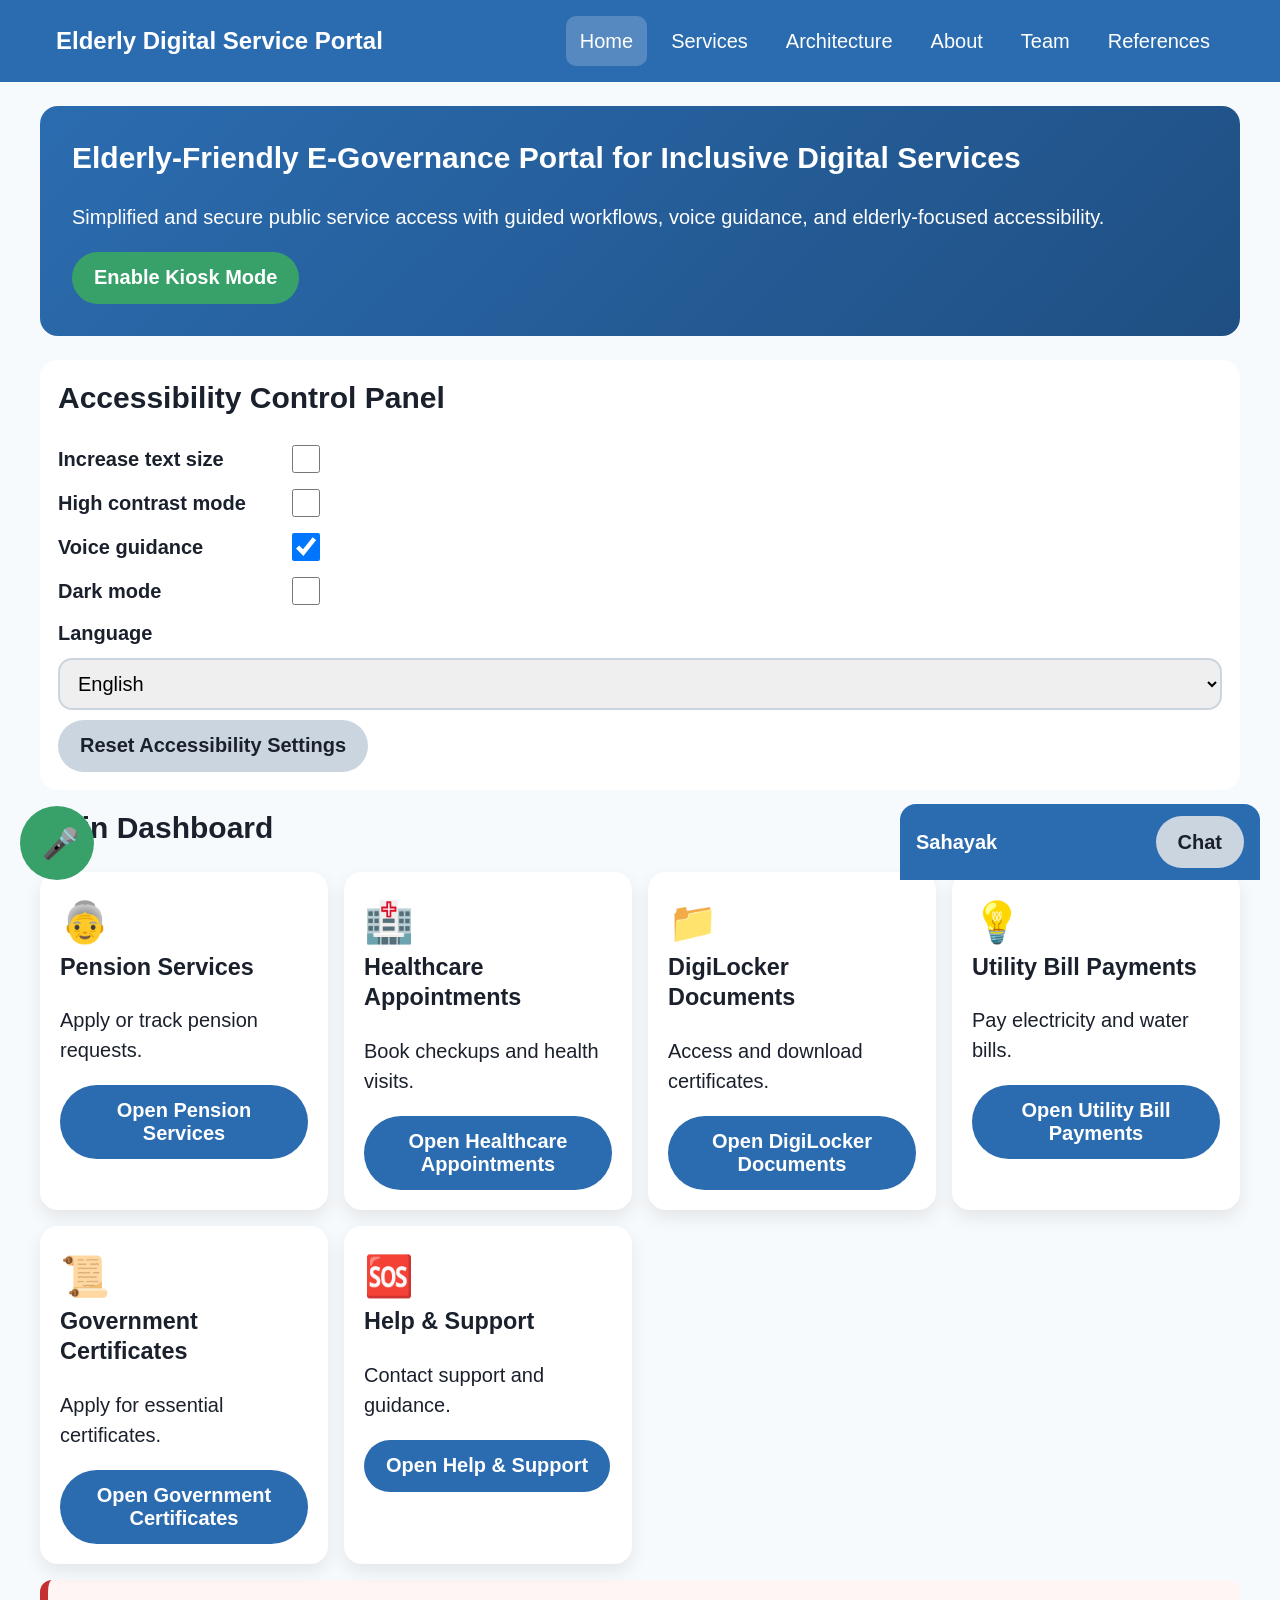
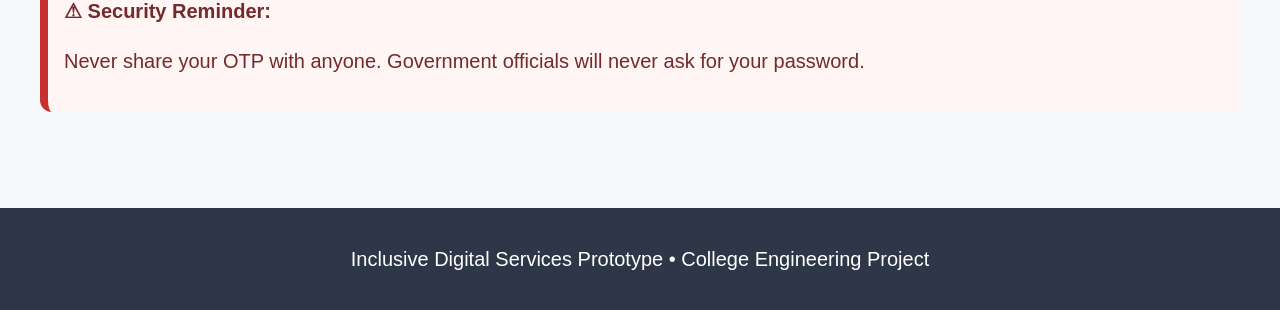
<file: index.html>
<!DOCTYPE html>
<html lang="en">
  <head>
    <meta charset="UTF-8" />
    <meta name="viewport" content="width=device-width, initial-scale=1.0" />
    <title>Elderly-Friendly E-Governance Portal</title>
    <link rel="stylesheet" href="css/style.css" />
  </head>
  <body>
    <a class="skip-link" href="#main-content">Skip to main content</a>
    <header>
      <div class="topbar">
        <div class="logo">Elderly Digital Service Portal</div>
        <nav aria-label="Main Navigation">
          <ul>
            <li><a href="index.html" class="active-link">Home</a></li>
            <li><a href="pages/services.html">Services</a></li>
            <li><a href="pages/system.html">Architecture</a></li>
            <li><a href="pages/about.html">About</a></li>
            <li><a href="pages/team.html">Team</a></li>
            <li><a href="pages/references.html">References</a></li>
          </ul>
        </nav>
      </div>
    </header>

    <main id="main-content" class="container">
      <section class="hero">
        <h1>Elderly-Friendly E-Governance Portal for Inclusive Digital Services</h1>
        <p>Simplified and secure public service access with guided workflows, voice guidance, and elderly-focused accessibility.</p>
        <button class="btn btn-accent" id="kioskToggle">Enable Kiosk Mode</button>
      </section>

      <section class="controls-panel" aria-labelledby="accessibility-title">
        <h2 id="accessibility-title">Accessibility Control Panel</h2>
        <div class="control-row"><label for="toggleTextSize">Increase text size</label><input type="checkbox" id="toggleTextSize" /></div>
        <div class="control-row"><label for="toggleContrast">High contrast mode</label><input type="checkbox" id="toggleContrast" /></div>
        <div class="control-row"><label for="toggleVoice">Voice guidance</label><input type="checkbox" id="toggleVoice" checked /></div>
        <div class="control-row"><label for="toggleDark">Dark mode</label><input type="checkbox" id="toggleDark" /></div>
        <div class="control-row">
          <label for="languageSelector">Language</label>
          <select id="languageSelector">
            <option value="en">English</option>
            <option value="hi">Hindi (Placeholder)</option>
          </select>
        </div>
        <button class="btn btn-muted" id="resetAccessibility">Reset Accessibility Settings</button>
      </section>

      <section>
        <h2>Main Dashboard</h2>
        <div class="grid" id="dashboardGrid"></div>
      </section>

      <section id="workflowPanel" class="workflow card" aria-live="polite">
        <h2 id="workflowTitle">Service Workflow</h2>
        <p id="workflowStepLabel"></p>
        <div class="progress"><div class="progress-bar" id="workflowProgress"></div></div>
        <div id="workflowContent"></div>
        <div style="display:flex; gap:10px; flex-wrap:wrap; margin-top:10px;">
          <button class="btn btn-primary" id="nextStepBtn">Next Step</button>
          <button class="btn btn-muted" id="cancelWorkflowBtn">Cancel</button>
        </div>
      </section>

      <section class="alert">
        <strong>⚠ Security Reminder:</strong>
        <p>Never share your OTP with anyone. Government officials will never ask for your password.</p>
      </section>
    </main>

    <div class="voice-fab"><button id="voiceCommandBtn" aria-label="Start voice command">🎤</button></div>

    <aside class="chatbot" aria-label="Sahayak Chatbot">
      <div class="chatbot-header">
        <strong>Sahayak</strong>
        <button id="chatToggle" class="btn btn-muted">Chat</button>
      </div>
      <div class="chatbot-body" id="chatBody">
        <div class="messages" id="chatMessages"></div>
        <div class="chatbot-input">
          <input id="chatInput" type="text" placeholder="Ask Sahayak for help..." />
          <button class="btn btn-primary" id="chatSend">Send</button>
        </div>
      </div>
    </aside>

    <footer><p>Inclusive Digital Services Prototype • College Engineering Project</p></footer>

    <script src="js/script.js"></script>
    <script src="js/accessibility.js"></script>
    <script src="js/security.js"></script>
    <script src="js/voice.js"></script>
    <script src="js/chatbot.js"></script>
  </body>
</html>
</file>
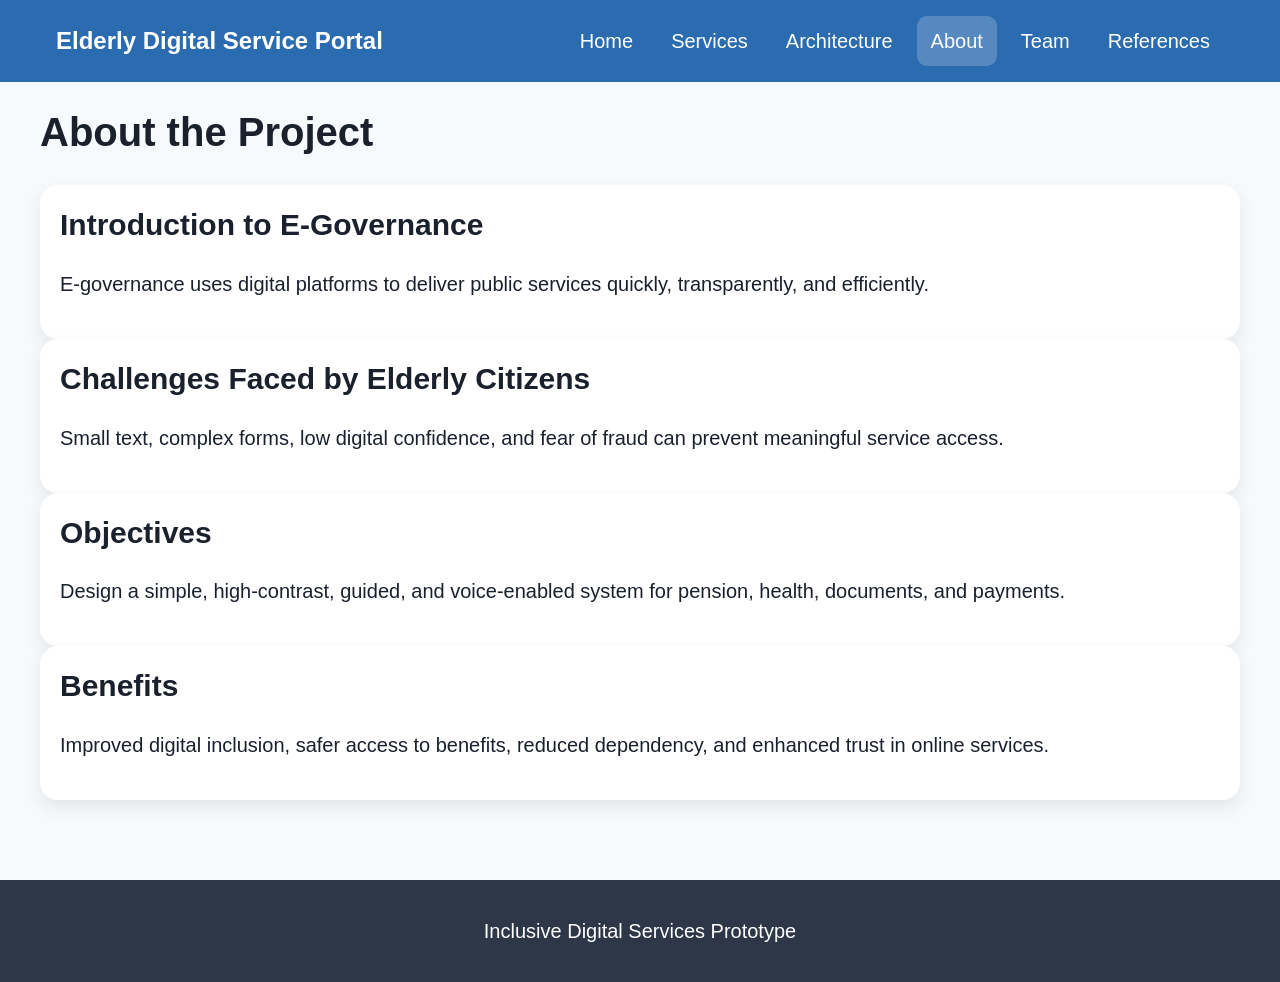
<file: pages/about.html>
<!DOCTYPE html>
<html lang="en">
<head>
  <meta charset="UTF-8" />
  <meta name="viewport" content="width=device-width, initial-scale=1.0" />
  <title>About - Elderly Portal</title>
  <link rel="stylesheet" href="../css/style.css" />
</head>
<body>
<header><div class="topbar"><div class="logo">Elderly Digital Service Portal</div><nav><ul>
<li><a href="../index.html">Home</a></li><li><a href="services.html">Services</a></li><li><a href="system.html">Architecture</a></li><li><a href="about.html" class="active-link">About</a></li><li><a href="team.html">Team</a></li><li><a href="references.html">References</a></li>
</ul></nav></div></header>
<main class="container">
  <h1>About the Project</h1>
  <div class="card"><h2>Introduction to E-Governance</h2><p>E-governance uses digital platforms to deliver public services quickly, transparently, and efficiently.</p></div>
  <div class="card"><h2>Challenges Faced by Elderly Citizens</h2><p>Small text, complex forms, low digital confidence, and fear of fraud can prevent meaningful service access.</p></div>
  <div class="card"><h2>Objectives</h2><p>Design a simple, high-contrast, guided, and voice-enabled system for pension, health, documents, and payments.</p></div>
  <div class="card"><h2>Benefits</h2><p>Improved digital inclusion, safer access to benefits, reduced dependency, and enhanced trust in online services.</p></div>
</main>
<footer><p>Inclusive Digital Services Prototype</p></footer>
</body>
</html>
</file>
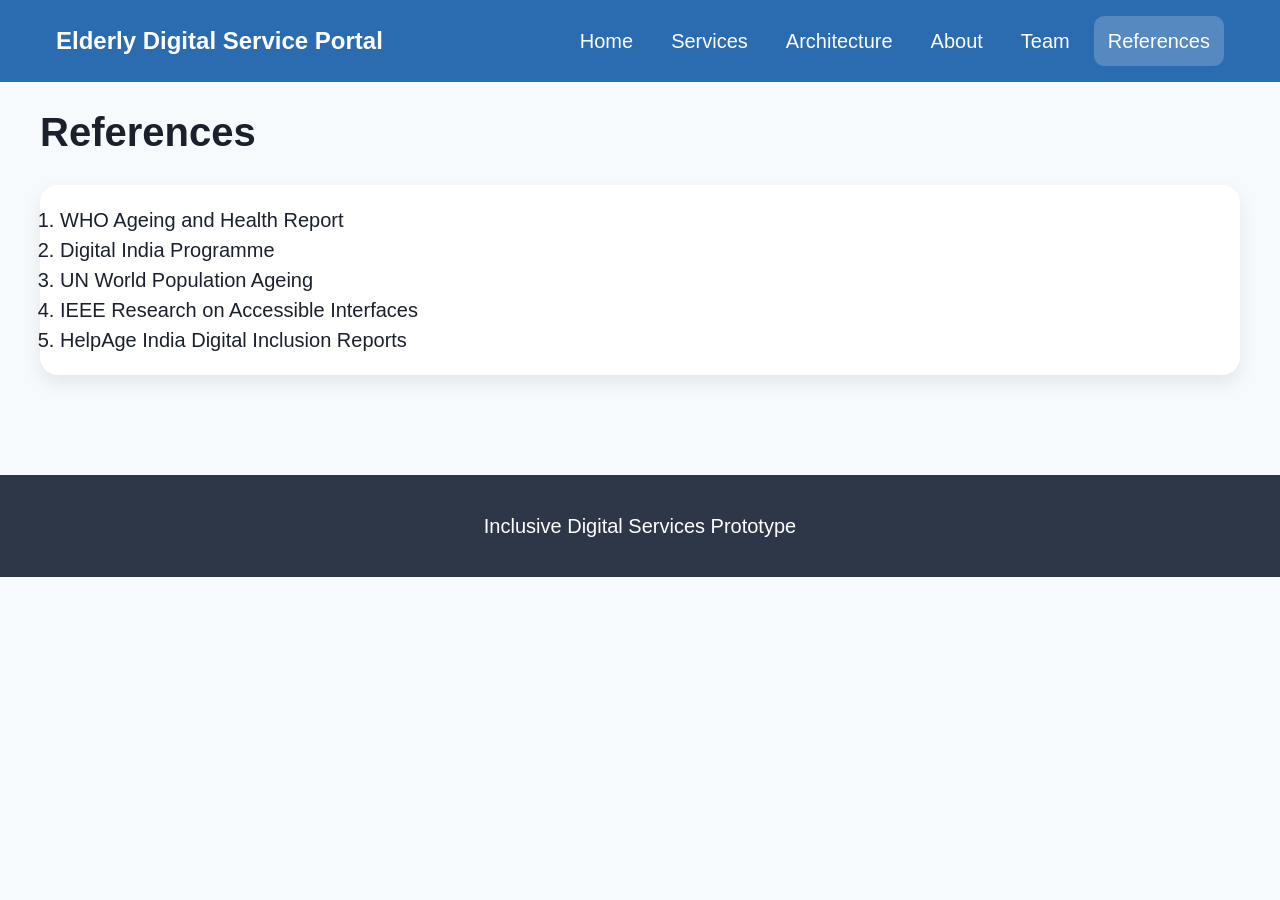
<file: pages/references.html>
<!DOCTYPE html>
<html lang="en">
<head>
  <meta charset="UTF-8" />
  <meta name="viewport" content="width=device-width, initial-scale=1.0" />
  <title>References - Elderly Portal</title>
  <link rel="stylesheet" href="../css/style.css" />
</head>
<body>
<header><div class="topbar"><div class="logo">Elderly Digital Service Portal</div><nav><ul>
<li><a href="../index.html">Home</a></li><li><a href="services.html">Services</a></li><li><a href="system.html">Architecture</a></li><li><a href="about.html">About</a></li><li><a href="team.html">Team</a></li><li><a href="references.html" class="active-link">References</a></li>
</ul></nav></div></header>
<main class="container">
  <h1>References</h1>
  <ol class="card">
    <li>WHO Ageing and Health Report</li>
    <li>Digital India Programme</li>
    <li>UN World Population Ageing</li>
    <li>IEEE Research on Accessible Interfaces</li>
    <li>HelpAge India Digital Inclusion Reports</li>
  </ol>
</main>
<footer><p>Inclusive Digital Services Prototype</p></footer>
</body>
</html>
</file>
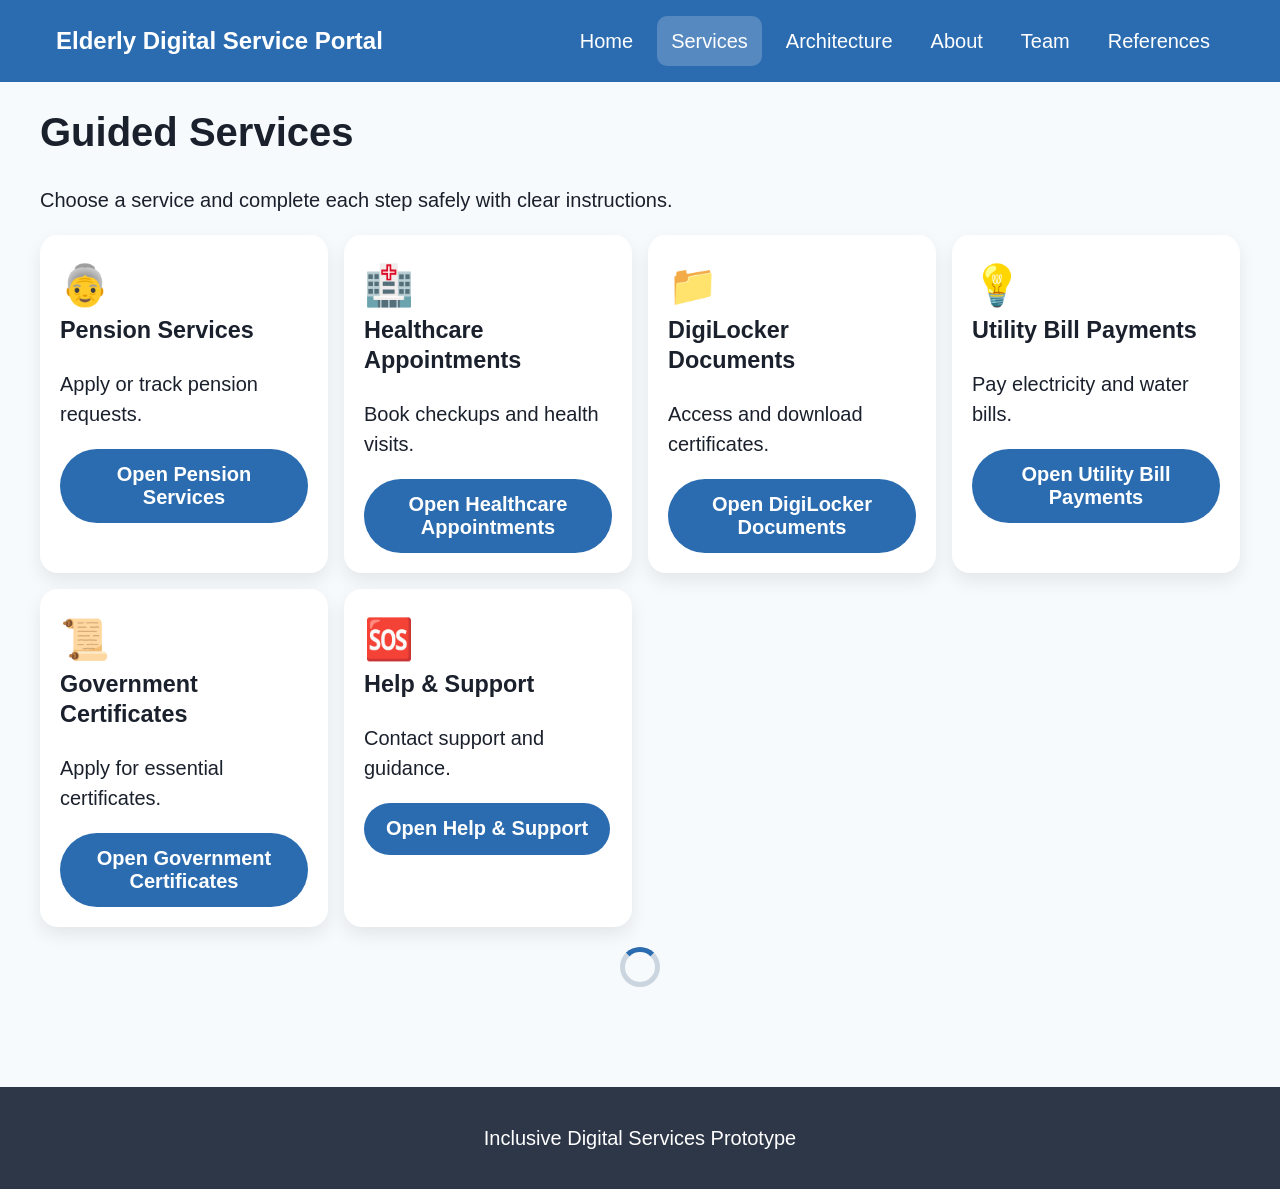
<file: pages/services.html>
<!DOCTYPE html>
<html lang="en">
  <head>
    <meta charset="UTF-8" />
    <meta name="viewport" content="width=device-width, initial-scale=1.0" />
    <title>Services - Elderly Portal</title>
    <link rel="stylesheet" href="../css/style.css" />
  </head>
  <body>
    <header><div class="topbar"><div class="logo">Elderly Digital Service Portal</div><nav><ul>
      <li><a href="../index.html">Home</a></li><li><a href="services.html" class="active-link">Services</a></li><li><a href="system.html">Architecture</a></li><li><a href="about.html">About</a></li><li><a href="team.html">Team</a></li><li><a href="references.html">References</a></li>
    </ul></nav></div></header>
    <main class="container">
      <h1>Guided Services</h1>
      <p>Choose a service and complete each step safely with clear instructions.</p>
      <div id="dashboardGrid" class="grid"></div>
      <section id="workflowPanel" class="workflow card">
        <h2 id="workflowTitle">Service Workflow</h2>
        <p id="workflowStepLabel"></p>
        <div class="progress"><div class="progress-bar" id="workflowProgress"></div></div>
        <div id="workflowContent"></div>
        <div style="display:flex; gap:10px; flex-wrap:wrap; margin-top:10px;">
          <button class="btn btn-primary" id="nextStepBtn">Next Step</button>
          <button class="btn btn-muted" id="cancelWorkflowBtn">Cancel</button>
        </div>
      </section>
      <div class="loading" aria-hidden="true"></div>
    </main>
    <footer><p>Inclusive Digital Services Prototype</p></footer>
    <script src="../js/script.js"></script>
    <script src="../js/security.js"></script>
    <script src="../js/voice.js"></script>
  </body>
</html>
</file>
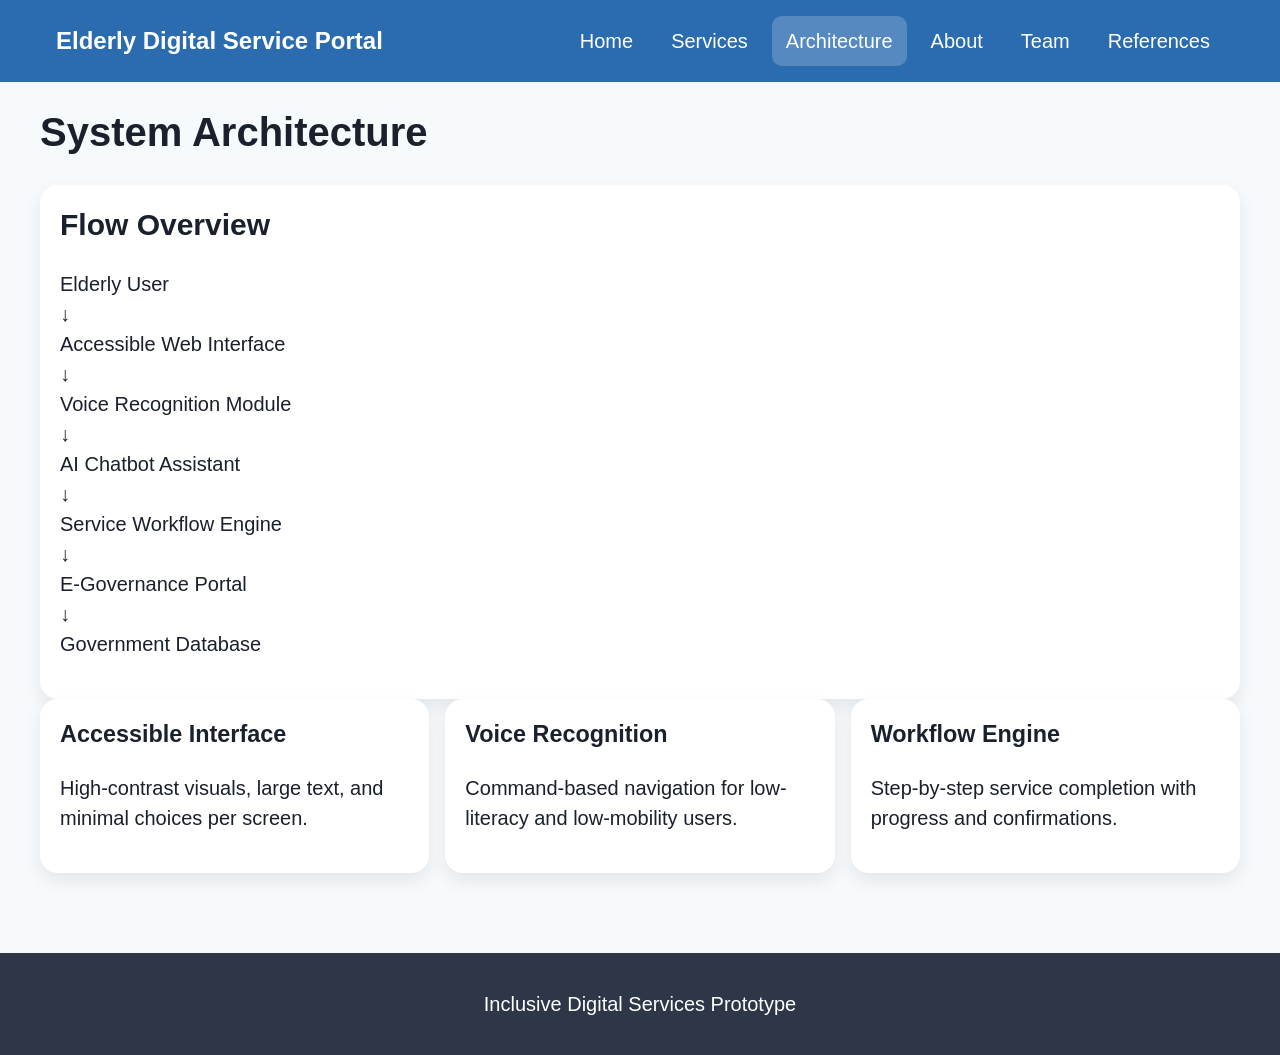
<file: pages/system.html>
<!DOCTYPE html>
<html lang="en">
<head>
  <meta charset="UTF-8" />
  <meta name="viewport" content="width=device-width, initial-scale=1.0" />
  <title>System Architecture - Elderly Portal</title>
  <link rel="stylesheet" href="../css/style.css" />
</head>
<body>
<header><div class="topbar"><div class="logo">Elderly Digital Service Portal</div><nav><ul>
<li><a href="../index.html">Home</a></li><li><a href="services.html">Services</a></li><li><a href="system.html" class="active-link">Architecture</a></li><li><a href="about.html">About</a></li><li><a href="team.html">Team</a></li><li><a href="references.html">References</a></li>
</ul></nav></div></header>
<main class="container">
  <h1>System Architecture</h1>
  <div class="card">
    <h2>Flow Overview</h2>
    <p>Elderly User<br>↓<br>Accessible Web Interface<br>↓<br>Voice Recognition Module<br>↓<br>AI Chatbot Assistant<br>↓<br>Service Workflow Engine<br>↓<br>E-Governance Portal<br>↓<br>Government Database</p>
  </div>
  <div class="grid">
    <div class="card"><h3>Accessible Interface</h3><p>High-contrast visuals, large text, and minimal choices per screen.</p></div>
    <div class="card"><h3>Voice Recognition</h3><p>Command-based navigation for low-literacy and low-mobility users.</p></div>
    <div class="card"><h3>Workflow Engine</h3><p>Step-by-step service completion with progress and confirmations.</p></div>
  </div>
</main>
<footer><p>Inclusive Digital Services Prototype</p></footer>
</body>
</html>
</file>
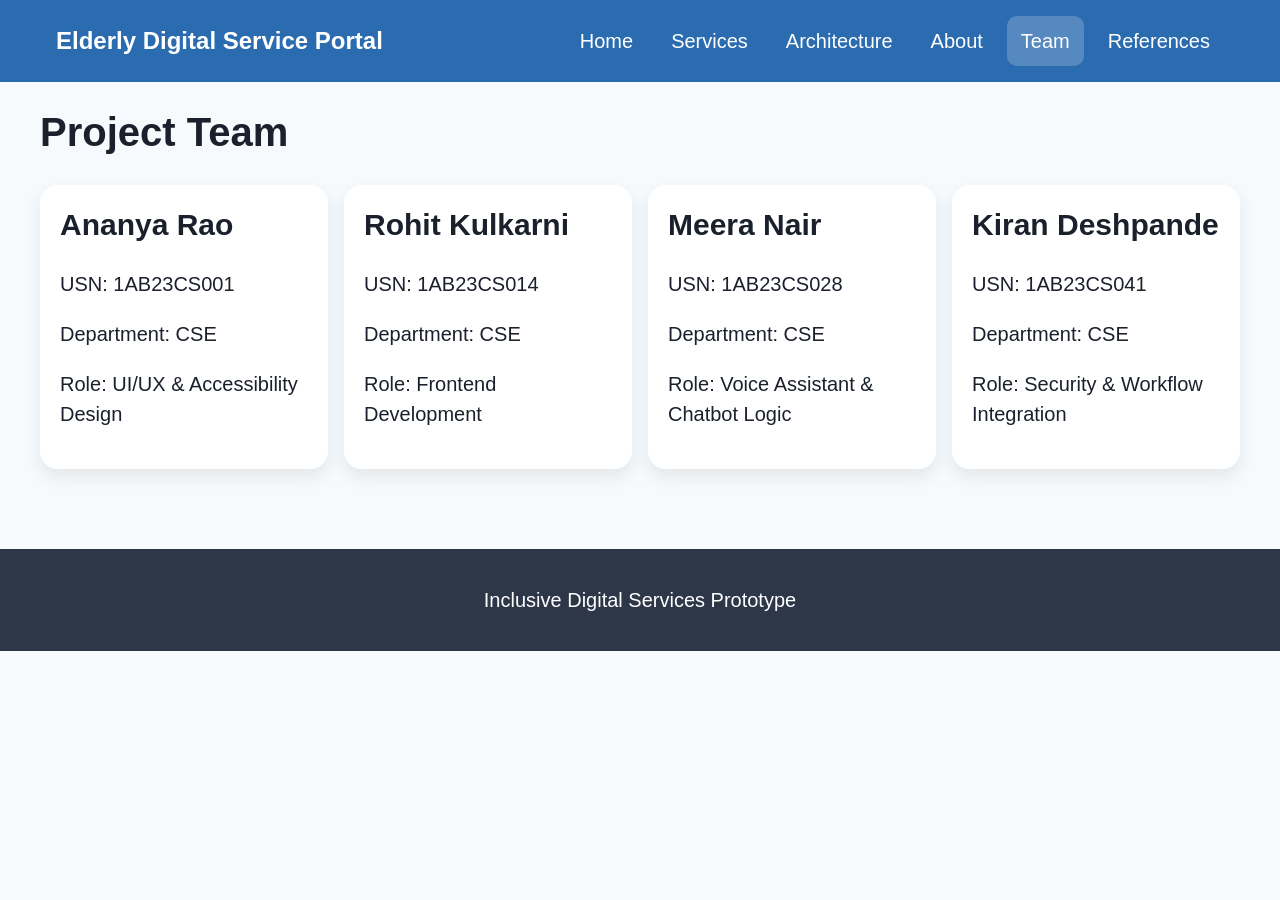
<file: pages/team.html>
<!DOCTYPE html>
<html lang="en">
<head>
  <meta charset="UTF-8" />
  <meta name="viewport" content="width=device-width, initial-scale=1.0" />
  <title>Team - Elderly Portal</title>
  <link rel="stylesheet" href="../css/style.css" />
</head>
<body>
<header><div class="topbar"><div class="logo">Elderly Digital Service Portal</div><nav><ul>
<li><a href="../index.html">Home</a></li><li><a href="services.html">Services</a></li><li><a href="system.html">Architecture</a></li><li><a href="about.html">About</a></li><li><a href="team.html" class="active-link">Team</a></li><li><a href="references.html">References</a></li>
</ul></nav></div></header>
<main class="container">
  <h1>Project Team</h1>
  <div class="grid">
    <article class="card"><h2>Ananya Rao</h2><p>USN: 1AB23CS001</p><p>Department: CSE</p><p>Role: UI/UX & Accessibility Design</p></article>
    <article class="card"><h2>Rohit Kulkarni</h2><p>USN: 1AB23CS014</p><p>Department: CSE</p><p>Role: Frontend Development</p></article>
    <article class="card"><h2>Meera Nair</h2><p>USN: 1AB23CS028</p><p>Department: CSE</p><p>Role: Voice Assistant & Chatbot Logic</p></article>
    <article class="card"><h2>Kiran Deshpande</h2><p>USN: 1AB23CS041</p><p>Department: CSE</p><p>Role: Security & Workflow Integration</p></article>
  </div>
</main>
<footer><p>Inclusive Digital Services Prototype</p></footer>
</body>
</html>
</file>
<file: css/style.css>
:root {
  --primary: #2b6cb0;
  --background: #f7fafc;
  --accent: #38a169;
  --text: #1a202c;
  --card: #ffffff;
  --warning: #c53030;
  --radius: 18px;
  --font-base: 20px;
}

* {
  box-sizing: border-box;
}

html {
  scroll-behavior: smooth;
}

body {
  margin: 0;
  font-family: "Segoe UI", Tahoma, Geneva, Verdana, sans-serif;
  background: var(--background);
  color: var(--text);
  font-size: var(--font-base);
  line-height: 1.5;
}

body.dark-mode {
  --background: #1a202c;
  --text: #edf2f7;
  --card: #2d3748;
}

body.high-contrast {
  --background: #000;
  --text: #fff;
  --card: #111;
  --primary: #ffd700;
  --accent: #00ff84;
}

.skip-link {
  position: absolute;
  left: -9999px;
}

.skip-link:focus {
  left: 16px;
  top: 16px;
  z-index: 2000;
  background: #fff;
  padding: 8px 12px;
  border-radius: 8px;
}

header {
  background: var(--primary);
  color: #fff;
  position: sticky;
  top: 0;
  z-index: 1000;
}

.topbar {
  max-width: 1200px;
  margin: 0 auto;
  padding: 16px;
  display: flex;
  gap: 14px;
  flex-wrap: wrap;
  justify-content: space-between;
  align-items: center;
}

.logo {
  font-weight: 700;
  font-size: 1.2em;
}

nav ul {
  list-style: none;
  margin: 0;
  padding: 0;
  display: flex;
  gap: 10px;
  flex-wrap: wrap;
}

nav a {
  color: #fff;
  text-decoration: none;
  padding: 10px 14px;
  border-radius: 10px;
  display: inline-block;
}

nav a:hover,
nav a:focus-visible,
.active-link {
  background: rgba(255, 255, 255, 0.2);
}

.container {
  width: min(1200px, 95%);
  margin: 0 auto;
  padding: 24px 0 80px;
}

.hero {
  background: linear-gradient(135deg, var(--primary), #1f4f82);
  color: #fff;
  padding: 32px;
  border-radius: var(--radius);
  margin-bottom: 24px;
}

.hero h1,
h1,
h2,
h3 {
  line-height: 1.3;
  margin-top: 0;
}

.btn,
button,
select,
input,
textarea {
  font-size: 1em;
}

.btn,
button {
  border: none;
  cursor: pointer;
  border-radius: 999px;
  padding: 14px 22px;
  min-height: 52px;
  font-weight: 600;
}

.btn-primary {
  background: var(--primary);
  color: #fff;
}

.btn-accent {
  background: var(--accent);
  color: #fff;
}

.btn-muted {
  background: #cbd5e0;
  color: #1a202c;
}

.grid {
  display: grid;
  grid-template-columns: repeat(auto-fit, minmax(260px, 1fr));
  gap: 16px;
}

.card {
  background: var(--card);
  border-radius: var(--radius);
  padding: 20px;
  box-shadow: 0 8px 18px rgba(0, 0, 0, 0.08);
  transition: transform 0.2s ease, box-shadow 0.2s ease;
}

.card:hover {
  transform: translateY(-4px);
  box-shadow: 0 12px 26px rgba(0, 0, 0, 0.15);
}

.icon {
  font-size: 40px;
}

.controls-panel {
  background: var(--card);
  padding: 18px;
  border-radius: var(--radius);
  margin-bottom: 18px;
}

.control-row {
  display: flex;
  flex-wrap: wrap;
  gap: 10px;
  margin-bottom: 10px;
  align-items: center;
}

.control-row label {
  min-width: 220px;
  font-weight: 600;
}

input[type="checkbox"] {
  width: 28px;
  height: 28px;
}

select,
input[type="text"] {
  min-height: 52px;
  border-radius: 14px;
  border: 2px solid #cbd5e0;
  padding: 10px 14px;
  width: 100%;
}

.workflow {
  display: none;
  margin-top: 20px;
}

.workflow.active {
  display: block;
}

.progress {
  background: #e2e8f0;
  border-radius: 999px;
  overflow: hidden;
  height: 20px;
  margin: 14px 0;
}

.progress-bar {
  height: 100%;
  background: var(--accent);
  width: 0;
  transition: width 0.4s ease;
}

.alert {
  border-left: 8px solid var(--warning);
  background: #fff5f5;
  color: #742a2a;
  padding: 16px;
  border-radius: 12px;
  margin: 16px 0;
}

.chatbot,
.voice-fab {
  position: fixed;
  bottom: 20px;
  z-index: 1200;
}

.chatbot {
  right: 20px;
  width: min(360px, calc(100% - 24px));
}

.chatbot-header {
  background: var(--primary);
  color: #fff;
  border-radius: 16px 16px 0 0;
  padding: 12px 16px;
  display: flex;
  justify-content: space-between;
  align-items: center;
}

.chatbot-body {
  background: var(--card);
  border: 2px solid var(--primary);
  border-top: none;
  border-radius: 0 0 16px 16px;
  max-height: 360px;
  display: none;
  flex-direction: column;
}

.chatbot-body.open {
  display: flex;
}

.messages {
  padding: 12px;
  overflow-y: auto;
  max-height: 240px;
}

.message {
  padding: 10px;
  border-radius: 12px;
  margin: 8px 0;
}

.user {
  background: #bee3f8;
}

.bot {
  background: #c6f6d5;
}

.chatbot-input {
  display: flex;
  gap: 8px;
  padding: 10px;
}

.voice-fab {
  left: 20px;
}

.voice-fab button {
  width: 74px;
  height: 74px;
  border-radius: 50%;
  background: var(--accent);
  color: #fff;
  font-size: 30px;
}

.kiosk-mode .card,
.kiosk-mode button,
.kiosk-mode .btn {
  font-size: 1.2em;
  min-height: 64px;
}

.loading {
  width: 40px;
  height: 40px;
  border-radius: 50%;
  border: 5px solid #cbd5e0;
  border-top-color: var(--primary);
  animation: spin 1s linear infinite;
  margin: 20px auto;
}

@keyframes spin {
  to {
    transform: rotate(360deg);
  }
}

footer {
  background: #2d3748;
  color: #fff;
  text-align: center;
  padding: 16px;
}

@media (max-width: 768px) {
  :root {
    --font-base: 20px;
  }

  .topbar {
    justify-content: center;
  }

  nav ul {
    justify-content: center;
  }

  .control-row {
    flex-direction: column;
    align-items: flex-start;
  }
}
</file>
